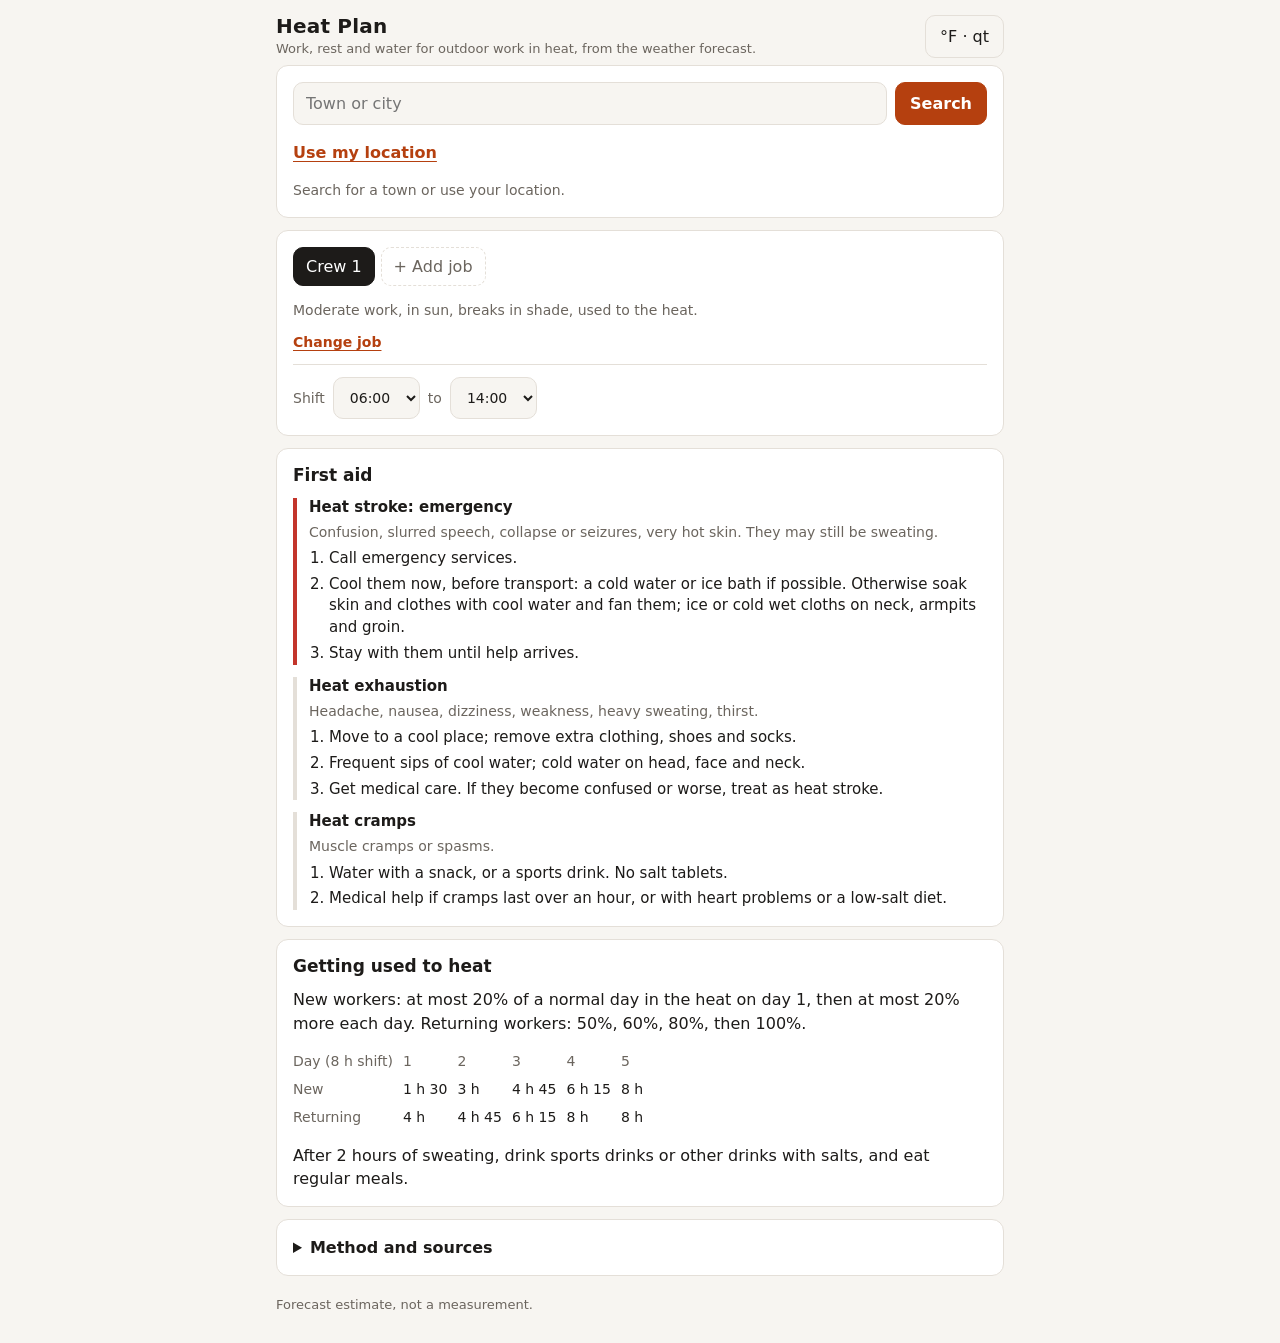
<file: index.html>
<!doctype html>
<html lang="en">
<head>
<meta charset="utf-8">
<meta name="viewport" content="width=device-width, initial-scale=1, viewport-fit=cover">
<title>Heat Plan</title>
<meta name="description" content="Hour-by-hour work, rest and water plan for outdoor work in heat, from the weather forecast. Anywhere on Earth.">
<meta name="theme-color" content="#f7f5f1" media="(prefers-color-scheme: light)">
<meta name="theme-color" content="#141312" media="(prefers-color-scheme: dark)">
<link rel="icon" href="icon.svg" type="image/svg+xml">
<link rel="manifest" href="manifest.webmanifest">
<link rel="stylesheet" href="app.css">
</head>
<body>
<header class="top">
  <div>
    <h1>Heat Plan</h1>
    <p class="tagline">Work, rest and water for outdoor work in heat, from the weather forecast.</p>
  </div>
  <button id="units" class="ghost" type="button" aria-label="Switch units">°C · L</button>
</header>

<main>
  <section id="place-sec" class="card">
    <form id="search-form" role="search" class="search">
      <label class="sr" for="q">Place</label>
      <input id="q" type="search" placeholder="Town or city" autocomplete="off" enterkeyhint="search">
      <button type="submit">Search</button>
    </form>
    <button id="locate" class="link" type="button">Use my location</button>
    <ul id="results" class="results" hidden></ul>
    <p id="place-line" class="place-line"></p>
    <p id="status" class="status" role="status"></p>
  </section>

  <section id="jobs-sec" class="card">
    <div class="tabs" id="job-tabs" role="tablist" aria-label="Jobs"></div>
    <p id="job-summary" class="job-summary"></p>
    <details id="job-details" class="job-details">
    <summary>Change job</summary>
    <div id="job-editor" class="editor">
      <label class="field">Name <input id="j-name" maxlength="30" autocomplete="off"></label>
      <fieldset class="field">
        <legend>Work</legend>
        <div class="choices" id="j-work">
          <label><input type="radio" name="work" value="light"><span><b>Light</b> Driving, inspecting, light hand tools</span></label>
          <label><input type="radio" name="work" value="moderate"><span><b>Moderate</b> Walking with loads, hammering, weeding, picking</span></label>
          <label><input type="radio" name="work" value="heavy"><span><b>Heavy</b> Shovelling, digging, sawing, carrying heavy loads</span></label>
          <label><input type="radio" name="work" value="veryHeavy"><span><b>Very heavy</b> Fast digging, climbing with loads, running</span></label>
        </div>
      </fieldset>
      <div class="pair">
        <fieldset class="field">
          <legend>Work in</legend>
          <div class="seg"><label><input type="radio" name="where" value="sun"><span>Sun</span></label><label><input type="radio" name="where" value="shade"><span>Shade</span></label></div>
        </fieldset>
        <fieldset class="field">
          <legend>Breaks in</legend>
          <div class="seg"><label><input type="radio" name="breaks" value="shade"><span>Shade</span></label><label><input type="radio" name="breaks" value="same"><span>Same place</span></label></div>
        </fieldset>
      </div>
      <fieldset class="field">
        <legend>Workers</legend>
        <div class="seg"><label><input type="radio" name="crew" value="acclimatized"><span>Used to the heat</span></label><label><input type="radio" name="crew" value="new"><span>New or higher risk</span></label></div>
        <p class="hint">Higher risk: new or back from a week or more away, over 60, heart or kidney disease, pregnancy, some medicines, past heat illness.</p>
      </fieldset>
      <label class="field">Clothing <select id="j-cloth"></select></label>
      <button id="j-remove" class="link warn" type="button">Remove this job</button>
    </div>
    </details>
    <div class="shift">
      <span>Shift</span>
      <label class="sr" for="shift-start">Shift start</label><select id="shift-start"></select>
      <span>to</span>
      <label class="sr" for="shift-end">Shift end</label><select id="shift-end"></select>
    </div>
  </section>

  <section id="now-sec" class="card now" aria-live="polite" hidden></section>

  <section id="week-sec" class="card" hidden>
    <h2 id="week-title">7 days</h2>
    <div id="grid" class="grid"></div>
    <ul class="legend" aria-label="Legend">
      <li><i class="lv0"></i>Work normally</li>
      <li><i class="lv1"></i>45+ min work</li>
      <li><i class="lv2"></i>30+ min</li>
      <li><i class="lv3"></i>15+ min</li>
      <li><i class="lv4"></i>No work</li>
      <li><i class="lv5"></i>Danger</li>
    </ul>
  </section>

  <section id="day-sec" class="card" hidden>
    <div class="day-head">
      <button id="day-prev" class="ghost" type="button" aria-label="Previous day">‹</button>
      <h2 id="day-title"></h2>
      <button id="day-next" class="ghost" type="button" aria-label="Next day">›</button>
    </div>
    <label class="check"><input type="checkbox" id="shift-only" checked> Shift hours only</label>
    <p class="hint">Each hour: minutes of work / minutes of rest, and how often to drink a cup (240 mL).</p>
    <div class="table-wrap"><table id="day-table" class="day-table"></table></div>
    <div id="water-total" class="water-total"></div>
    <div class="actions">
      <button id="copy-text" type="button">Copy plan as text</button>
      <button id="share" type="button" hidden>Share</button>
      <button id="copy-link" type="button" class="ghost">Copy link</button>
      <button id="print" type="button" class="ghost">Print</button>
    </div>
  </section>

  <section id="aid-sec" class="card">
    <h2>First aid</h2>
    <div class="aid stroke">
      <h3>Heat stroke: emergency</h3>
      <p>Confusion, slurred speech, collapse or seizures, very hot skin. They may still be sweating.</p>
      <ol>
        <li>Call emergency services.</li>
        <li>Cool them now, before transport: a cold water or ice bath if possible. Otherwise soak skin and clothes with cool water and fan them; ice or cold wet cloths on neck, armpits and groin.</li>
        <li>Stay with them until help arrives.</li>
      </ol>
    </div>
    <div class="aid">
      <h3>Heat exhaustion</h3>
      <p>Headache, nausea, dizziness, weakness, heavy sweating, thirst.</p>
      <ol>
        <li>Move to a cool place; remove extra clothing, shoes and socks.</li>
        <li>Frequent sips of cool water; cold water on head, face and neck.</li>
        <li>Get medical care. If they become confused or worse, treat as heat stroke.</li>
      </ol>
    </div>
    <div class="aid">
      <h3>Heat cramps</h3>
      <p>Muscle cramps or spasms.</p>
      <ol>
        <li>Water with a snack, or a sports drink. No salt tablets.</li>
        <li>Medical help if cramps last over an hour, or with heart problems or a low-salt diet.</li>
      </ol>
    </div>
  </section>

  <section id="acclim-sec" class="card">
    <h2>Getting used to heat</h2>
    <p>New workers: at most 20% of a normal day in the heat on day 1, then at most 20% more each day. Returning workers: 50%, 60%, 80%, then 100%.</p>
    <div class="table-wrap"><table id="acclim-table" class="acclim"></table></div>
    <p>After 2 hours of sweating, drink sports drinks or other drinks with salts, and eat regular meals.</p>
  </section>

  <details id="method" class="card method">
    <summary>Method and sources</summary>
    <ul>
      <li>Heat stress is WBGT (wet bulb globe temperature), estimated from the hourly forecast with the Liljegren model (Argonne National Laboratory, 2008). Model error is about 1 °C; forecast error adds to it. Forecast wind below 0.62 m/s is raised to 0.62 m/s, as in KNMI's operational WBGT.</li>
      <li>Work and rest: NIOSH 2016 exposure limits (REL for workers used to heat, RAL for new or higher-risk workers) as hourly averages that include breaks, in 15-minute steps. Clothing adjustments: NIOSH 2016 Table 3-2.</li>
      <li>Water: US Army TB MED 507 (2022), Table 3-3. Never more than 1.5 qt (1.4 L) an hour or 12 qt (11 L) a day. 1 cup = 240 mL = 8 oz.</li>
      <li>Outdoor work only. Not for indoor heat, furnaces or other hot equipment.</li>
      <li>The limits protect most healthy workers, not all. Watch each other; stop at the first signs of heat illness.</li>
      <li>This product includes software produced by UChicago Argonne, LLC under Contract No. DE-AC02-06CH11357 with the Department of Energy.</li>
      <li>Weather data by <a href="https://open-meteo.com/">Open-Meteo.com</a> (CC BY 4.0).</li>
    </ul>
  </details>
</main>

<footer class="foot">Forecast estimate, not a measurement.</footer>

<script type="module" src="src/app.mjs"></script>
</body>
</html>
</file>
<file: app.css>
:root {
  --bg: #f7f5f1; --surface: #ffffff; --ink: #1d1b19; --muted: #6b655e; --line: #e4dfd8;
  --accent: #b5400f; --accent-ink: #ffffff; --focus: #1d5fd1; --warn: #b42318;
  --lv0: #cde7d3; --lv1: #f4e19c; --lv2: #f2bc72; --lv3: #e8855a; --lv4: #c3352b; --lv5: #5a1840; --lvu: #dad6cf;
  --on-lv0: #12301c; --on-lv1: #3b2f05; --on-lv2: #3d2306; --on-lv3: #3a1507; --on-lv4: #ffffff; --on-lv5: #ffffff; --on-lvu: #3b3833;
  --radius: 12px; --gap: 16px;
  color-scheme: light;
}
@media (prefers-color-scheme: dark) {
  :root {
    --bg: #141312; --surface: #1d1c1a; --ink: #ece8e2; --muted: #a39d95; --line: #34312d;
    --accent: #f08a4b; --accent-ink: #1a0d05; --focus: #7aa7ff; --warn: #ff8a7a;
    --lv0: #2c5a3a; --lv1: #857a22; --lv2: #a8621a; --lv3: #c0482a; --lv4: #d42f3b; --lv5: #9b3a8a; --lvu: #3a3734;
    --on-lv0: #e6f4ea; --on-lv1: #fbf3d6; --on-lv2: #fdebd6; --on-lv3: #fde3d8; --on-lv4: #ffffff; --on-lv5: #ffffff; --on-lvu: #d9d4cc;
    color-scheme: dark;
  }
}

* { box-sizing: border-box; }
html { -webkit-text-size-adjust: 100%; }
body { margin: 0; background: var(--bg); color: var(--ink); font: 16px/1.45 system-ui, -apple-system, "Segoe UI", Roboto, sans-serif; }
h1, h2, h3 { line-height: 1.2; margin: 0; }
h1 { font-size: 20px; letter-spacing: 0.01em; }
h2 { font-size: 17px; }
h3 { font-size: 15px; }
p { margin: 0; }
a { color: inherit; }
.sr { position: absolute; width: 1px; height: 1px; overflow: hidden; clip: rect(0 0 0 0); white-space: nowrap; }
[hidden] { display: none !important; }

.top { display: flex; align-items: center; justify-content: space-between; gap: 12px; max-width: 760px; margin: 0 auto; padding: 14px 16px 6px; }
.tagline { font-size: 13px; color: var(--muted); margin-top: 2px; }
main { max-width: 760px; margin: 0 auto; padding: 0 16px 16px; display: grid; gap: 12px; }
.card { background: var(--surface); border: 1px solid var(--line); border-radius: var(--radius); padding: var(--gap); display: grid; gap: 12px; min-width: 0; }
.foot { max-width: 760px; margin: 0 auto; padding: 4px 16px 28px; color: var(--muted); font-size: 13px; }

button, input, select { font: inherit; color: inherit; }
button { cursor: pointer; border: 1px solid var(--accent); background: var(--accent); color: var(--accent-ink); border-radius: 10px; padding: 9px 14px; min-height: 42px; font-weight: 600; }
button.ghost { background: transparent; color: var(--ink); border-color: var(--line); font-weight: 500; }
button.link { background: none; border: 0; padding: 4px 0; min-height: 0; color: var(--accent); font-weight: 600; justify-self: start; text-decoration: underline; text-underline-offset: 3px; }
button.link.warn { color: var(--warn); }
:focus-visible { outline: 2px solid var(--focus); outline-offset: 2px; }
input[type=search], input:not([type]), select { background: var(--bg); border: 1px solid var(--line); border-radius: 10px; padding: 9px 12px; min-height: 42px; width: 100%; min-width: 0; }

.search { display: flex; gap: 8px; }
.results { list-style: none; margin: 0; padding: 0; border: 1px solid var(--line); border-radius: 10px; overflow: hidden; }
.results li + li { border-top: 1px solid var(--line); }
.results button { all: unset; box-sizing: border-box; display: block; width: 100%; padding: 10px 12px; cursor: pointer; }
.results button:hover, .results button:focus-visible { background: var(--bg); }
.results small { color: var(--muted); }
.place-line { font-weight: 600; display: flex; flex-wrap: wrap; gap: 4px 10px; align-items: baseline; }
.place-line span { color: var(--muted); font-weight: 400; font-size: 14px; }
.place-line button.link { font-size: 14px; }
.status { color: var(--warn); font-size: 14px; }
.status:empty { display: none; }

.tabs { display: flex; gap: 6px; overflow-x: auto; padding-bottom: 2px; scrollbar-width: thin; }
.tabs button { flex: none; background: transparent; color: var(--ink); border: 1px solid var(--line); font-weight: 500; padding: 7px 12px; min-height: 38px; }
.tabs button[aria-selected=true] { background: var(--ink); color: var(--surface); border-color: var(--ink); }
.tabs button.add { border-style: dashed; color: var(--muted); }
.job-summary { font-size: 14px; color: var(--muted); }
.job-details > summary { cursor: pointer; color: var(--accent); font-weight: 600; font-size: 14px; text-decoration: underline; text-underline-offset: 3px; list-style: none; }
.job-details > summary::-webkit-details-marker { display: none; }
.job-details[open] > summary { margin-bottom: 12px; }
.editor { display: grid; gap: 12px; }
.field { display: grid; gap: 6px; border: 0; margin: 0; padding: 0; min-width: 0; font-size: 14px; color: var(--muted); }
.field legend { padding: 0; margin-bottom: 6px; }
.field input, .field select { color: var(--ink); font-size: 16px; }
.hint { font-size: 13px; color: var(--muted); }
.pair { display: grid; grid-template-columns: 1fr 1fr; gap: 12px; }
.choices { display: grid; grid-template-columns: 1fr 1fr; gap: 8px; }
.choices label, .seg label { position: relative; display: block; cursor: pointer; }
.choices input, .seg input { position: absolute; opacity: 0; inset: 0; margin: 0; cursor: pointer; }
.choices span { display: block; height: 100%; border: 1px solid var(--line); border-radius: 10px; padding: 8px 10px; font-size: 13px; color: var(--muted); }
.choices b { display: block; color: var(--ink); font-size: 15px; }
.choices input:checked + span { border-color: var(--ink); box-shadow: inset 0 0 0 1px var(--ink); }
.seg { display: flex; border: 1px solid var(--line); border-radius: 10px; overflow: hidden; }
.seg label { flex: 1; }
.seg span { display: block; text-align: center; padding: 9px 6px; font-size: 14px; color: var(--ink); }
.seg label + label span { border-left: 1px solid var(--line); }
.seg input:checked + span { background: var(--ink); color: var(--surface); font-weight: 600; }
.choices input:focus-visible + span, .seg input:focus-visible + span { outline: 2px solid var(--focus); outline-offset: -2px; }
.shift { display: flex; align-items: center; gap: 8px; font-size: 14px; color: var(--muted); border-top: 1px solid var(--line); padding-top: 12px; }
.shift select { width: auto; color: var(--ink); }

.now { border: 0; }
.now .eyebrow { font-size: 13px; opacity: 0.85; }
.now .big { font-size: 26px; font-weight: 700; line-height: 1.15; }
.now .water { font-size: 18px; font-weight: 600; }
.now .detail { font-size: 14px; opacity: 0.9; }
.now .more { display: grid; gap: 4px; font-size: 14px; border-top: 1px solid color-mix(in srgb, currentColor 25%, transparent); padding-top: 10px; }
.now .est { font-size: 12px; opacity: 0.75; }

.lv0 { background: var(--lv0); color: var(--on-lv0); } .lv1 { background: var(--lv1); color: var(--on-lv1); }
.lv2 { background: var(--lv2); color: var(--on-lv2); } .lv3 { background: var(--lv3); color: var(--on-lv3); }
.lv4 { background: var(--lv4); color: var(--on-lv4); } .lv5 { background: var(--lv5); color: var(--on-lv5); }
.lvu { background: var(--lvu); color: var(--on-lvu); }

.grid { display: grid; gap: 3px; }
.grid .hours, .grid .row { display: grid; grid-template-columns: 52px repeat(24, minmax(0, 1fr)); gap: 1px; align-items: center; }
.grid .hours span { font-size: 10px; color: var(--muted); grid-row: 1; }
.grid .row { all: unset; display: grid; grid-template-columns: 52px repeat(24, minmax(0, 1fr)); gap: 1px; align-items: center; cursor: pointer; border-radius: 6px; padding: 1px 0; }
.grid .row.sel { box-shadow: 0 0 0 2px var(--ink); }
.grid .row:focus-visible { outline: 2px solid var(--focus); outline-offset: 1px; }
.grid .day { font-size: 12px; color: var(--muted); padding-left: 4px; white-space: nowrap; overflow: hidden; }
.grid .row.sel .day { color: var(--ink); font-weight: 600; }
.grid i { display: block; height: 24px; }
.grid i:nth-child(2) { border-radius: 4px 0 0 4px; } .grid i:last-child { border-radius: 0 4px 4px 0; }
.grid i.past { opacity: 0.4; }
.grid i.cur { box-shadow: inset 0 0 0 2px var(--ink); }
.legend { list-style: none; margin: 0; padding: 0; display: flex; flex-wrap: wrap; gap: 6px 12px; font-size: 12px; color: var(--muted); }
.legend i { display: inline-block; width: 12px; height: 12px; border-radius: 3px; margin-right: 5px; vertical-align: -1px; }

.day-head { display: grid; grid-template-columns: 42px 1fr 42px; align-items: center; gap: 8px; text-align: center; }
.day-head button { padding: 0; font-size: 22px; line-height: 1; }
.check { display: flex; gap: 8px; align-items: center; font-size: 14px; color: var(--muted); }
.check input { width: 18px; height: 18px; accent-color: var(--accent); }
.table-wrap { overflow-x: auto; min-width: 0; }
.day-table { width: 100%; border-collapse: collapse; font-variant-numeric: tabular-nums; font-size: 14px; }
.day-table th { text-align: left; font-weight: 500; color: var(--muted); font-size: 12px; padding: 0 4px 6px; white-space: nowrap; }
.day-table td { padding: 3px 4px; border-top: 1px solid var(--line); vertical-align: middle; }
.day-table td.t { white-space: nowrap; font-weight: 600; }
.day-table td.t small, .day-table th small { display: block; font-weight: 400; color: var(--muted); font-size: 12px; }
.day-table tr.past td { opacity: 0.45; }
.day-table tr.off td.t { color: var(--muted); font-weight: 400; }
.day-table tr.cur td.t { text-decoration: underline; text-underline-offset: 3px; }
.chip { display: block; border-radius: 8px; padding: 4px 8px; min-width: 88px; white-space: nowrap; }
.chip b { display: block; font-size: 13px; font-weight: 650; }
.chip small { display: block; font-size: 12px; opacity: 0.9; }
.water-total { display: grid; gap: 4px; font-size: 14px; }
.water-total .over { color: var(--warn); font-weight: 600; }
.actions { display: flex; flex-wrap: wrap; gap: 8px; }

.aid { border-left: 4px solid var(--line); padding-left: 12px; display: grid; gap: 6px; }
.aid.stroke { border-left-color: var(--lv4); }
.aid p { color: var(--muted); font-size: 14px; }
.aid ol { margin: 0; padding-left: 20px; display: grid; gap: 4px; font-size: 15px; }
.acclim { border-collapse: collapse; font-size: 14px; font-variant-numeric: tabular-nums; }
.acclim th, .acclim td { padding: 4px 10px 4px 0; text-align: left; white-space: nowrap; }
.acclim th { color: var(--muted); font-weight: 500; }
.method summary { cursor: pointer; font-weight: 600; }
.method ul { margin: 0; padding-left: 20px; display: grid; gap: 6px; font-size: 14px; color: var(--muted); }

@media (max-width: 420px) {
  .choices { grid-template-columns: 1fr; }
  .pair { grid-template-columns: 1fr; }
  .grid .hours, .grid .row { grid-template-columns: 44px repeat(24, minmax(0, 1fr)); }
  .now .big { font-size: 23px; }
}

.print-head { display: none; }
@media print {
  :root { --bg: #fff; --surface: #fff; --ink: #000; --muted: #444; --line: #bbb; }
  body { font-size: 12px; }
  @page { margin: 12mm; }
  .top, #place-sec, #jobs-sec, #now-sec, #week-sec, .actions, .check, .day-head, #method, .foot, .tabs { display: none !important; }
  .print-head { display: grid; gap: 2px; }
  .print-head p { font-size: 11px; }
  main { max-width: none; padding: 0; gap: 10px; }
  .card { border: 0; padding: 0; gap: 6px; break-inside: avoid; }
  .chip { min-width: 0; padding: 1px 6px; -webkit-print-color-adjust: exact; print-color-adjust: exact; }
  .chip b, .chip small, .day-table td.t small { display: inline; }
  .chip small, .day-table td.t small { margin-left: 6px; }
  .day-table { font-size: 11px; }
  .day-table td { padding: 1px 4px; }
  .day-table tr.past td { opacity: 1; }
  .hint, .water-total, .aid p, .aid ol, #acclim-sec p, .acclim { font-size: 11px; }
  .aid ol { gap: 1px; }
}
</file>
